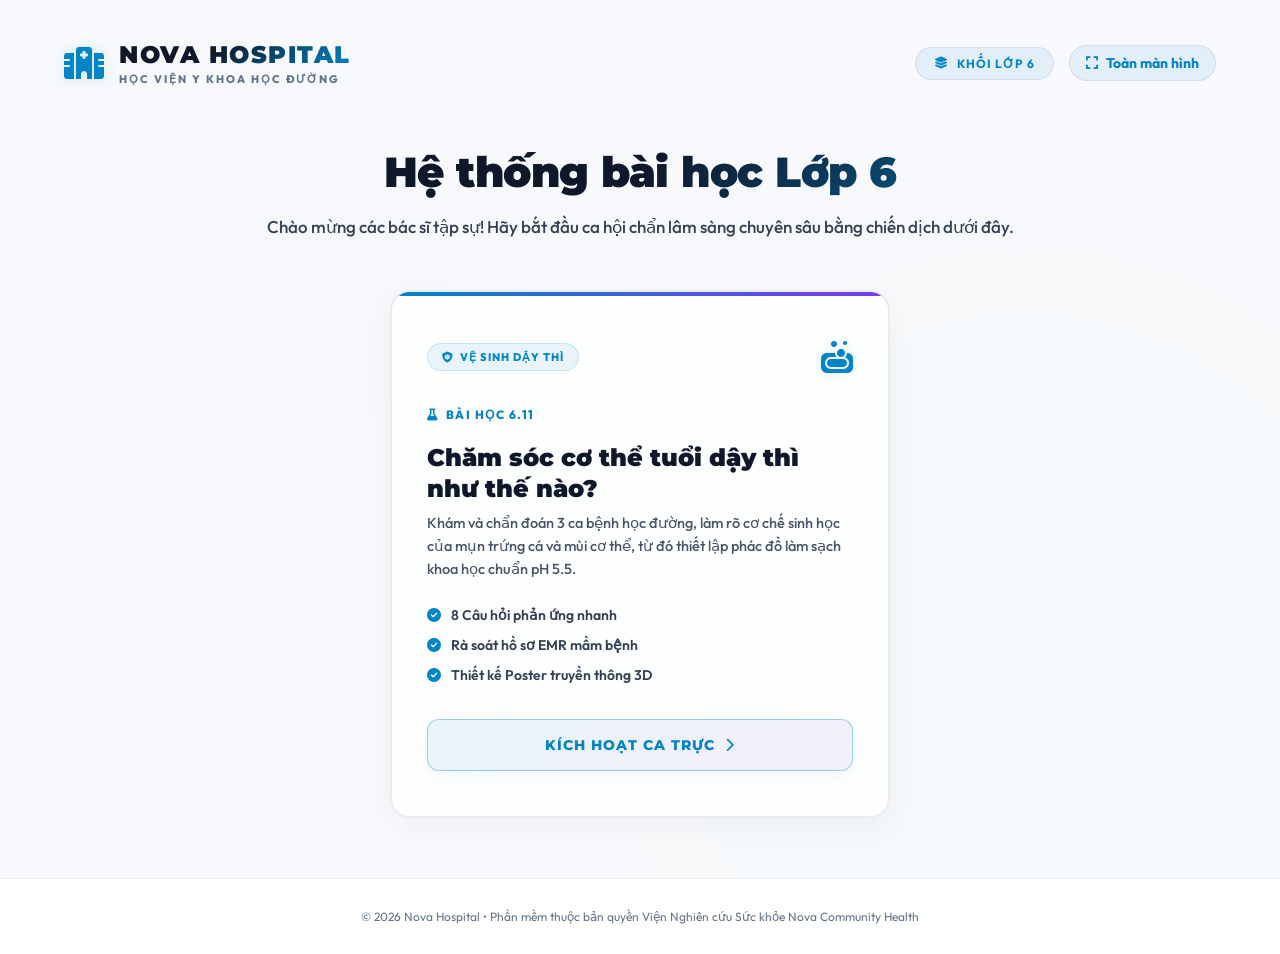
<file: index.html>
<!DOCTYPE html>
<html lang="vi">
<head>
  <meta charset="UTF-8">
  <meta name="viewport" content="width=device-width, initial-scale=1.0">
  <title>LỚP 6 – HỆ THỐNG ĐÀO TẠO Y KHOA HỌC ĐƯỜNG</title>
  
  <!-- SEO Meta Tags -->
  <meta name="description" content="Hệ thống đào tạo y khoa học đường dành cho học sinh Lớp 6: Chăm sóc cơ thể tuổi dậy thì và phát triển chiều cao tối ưu.">
  
  <!-- Google Fonts & FontAwesome -->
  <link rel="preconnect" href="https://fonts.googleapis.com">
  <link rel="preconnect" href="https://fonts.gstatic.com" crossorigin>
  <link href="https://fonts.googleapis.com/css2?family=Montserrat:wght@700;800;900&family=Outfit:wght@400;500;600;700;800&display=swap" rel="stylesheet">
  <link rel="stylesheet" href="https://cdnjs.cloudflare.com/ajax/libs/font-awesome/6.4.0/css/all.min.css">
  
  <style>
    :root {
      --bg-dark: #F8FAFC;
      --bg-card: rgba(255, 255, 255, 0.75);
      --text-main: #0F172A;
      --text-muted: #64748B;
      
      /* Vibrant Theme Accents for Light Mode */
      --cyan: #0284C7;
      --cyan-glow: rgba(2, 132, 199, 0.15);
      --mint: #059669;
      --mint-glow: rgba(5, 150, 105, 0.15);
      --purple: #7C3AED;
      --purple-glow: rgba(124, 58, 237, 0.15);
      --pink: #DB2777;
      --pink-glow: rgba(219, 39, 119, 0.15);
      
      --font-heading: 'Montserrat', sans-serif;
      --font-body: 'Outfit', sans-serif;
      --glass-border: rgba(15, 23, 42, 0.08);
      --transition-smooth: all 0.4s cubic-bezier(0.4, 0, 0.2, 1);
    }

    * {
      box-sizing: border-box;
      margin: 0;
      padding: 0;
    }

    body {
      background-color: var(--bg-dark);
      background-image: radial-gradient(circle at 20% 30%, rgba(124, 58, 237, 0.05) 0%, transparent 45%),
                        radial-gradient(circle at 80% 70%, rgba(2, 132, 199, 0.05) 0%, transparent 45%);
      color: var(--text-main);
      font-family: var(--font-body);
      min-height: 100vh;
      display: flex;
      flex-direction: column;
      justify-content: space-between;
      position: relative;
      overflow-x: hidden;
    }

    /* Blurred Background Image Overlay for Clinical Aesthetic */
    body::before {
      content: '';
      position: absolute;
      top: 0;
      left: 0;
      width: 100%;
      height: 100%;
      background: rgba(248, 250, 252, 0.88);
      z-index: -1;
      pointer-events: none;
    }

    .app-header {
      width: 100%;
      max-width: 1200px;
      margin: 0 auto;
      padding: 40px 24px;
      display: flex;
      justify-content: space-between;
      align-items: center;
      z-index: 10;
    }

    .brand {
      display: flex;
      align-items: center;
      gap: 15px;
    }

    .brand-logo {
      font-size: 32px;
      color: var(--cyan);
      text-shadow: 0 0 15px var(--cyan-glow);
      animation: pulse-glow 2s infinite alternate;
    }

    .brand-text h1 {
      font-family: var(--font-heading);
      font-size: 24px;
      font-weight: 900;
      letter-spacing: 1.5px;
      background: linear-gradient(135deg, #0F172A 40%, var(--cyan) 100%);
      -webkit-background-clip: text;
      -webkit-text-fill-color: transparent;
    }

    .brand-text p {
      font-size: 11px;
      font-weight: 800;
      letter-spacing: 2px;
      color: var(--text-muted);
      text-transform: uppercase;
      margin-top: 3px;
    }

    .header-badge {
      background: rgba(2, 132, 199, 0.08);
      border: 1.5px solid var(--glass-border);
      color: var(--cyan);
      font-size: 12px;
      font-weight: 700;
      padding: 8px 18px;
      border-radius: 30px;
      text-transform: uppercase;
      letter-spacing: 1px;
      display: flex;
      align-items: center;
      gap: 8px;
    }

    .main-container {
      width: 100%;
      max-width: 1200px;
      margin: 0 auto;
      padding: 20px 24px 60px 24px;
      z-index: 10;
      flex-grow: 1;
      display: flex;
      flex-direction: column;
      justify-content: center;
    }

    .welcome-banner {
      text-align: center;
      margin-bottom: 50px;
    }

    .welcome-banner h2 {
      font-family: var(--font-heading);
      font-size: 42px;
      font-weight: 900;
      color: var(--text-main);
      margin-bottom: 15px;
      background: linear-gradient(135deg, #0F172A 50%, var(--cyan) 100%);
      -webkit-background-clip: text;
      -webkit-text-fill-color: transparent;
      letter-spacing: -0.5px;
    }

    .welcome-banner p {
      font-size: 17px;
      color: #334155;
      max-width: 750px;
      margin: 0 auto;
      line-height: 1.6;
      font-weight: 500;
    }

    .lessons-grid {
      display: grid;
      grid-template-columns: 1fr;
      gap: 30px;
      max-width: 500px;
      margin: 0 auto;
      width: 100%;
    }

    .lesson-card {
      background: var(--bg-card);
      border: 2px solid var(--glass-border);
      border-radius: 20px;
      padding: 45px 35px;
      display: flex;
      flex-direction: column;
      justify-content: space-between;
      min-height: 480px;
      transition: var(--transition-smooth);
      position: relative;
      overflow: hidden;
      backdrop-filter: blur(15px);
      box-shadow: 0 10px 30px rgba(15, 23, 42, 0.04);
    }

    .lesson-card::before {
      content: '';
      position: absolute;
      top: 0;
      left: 0;
      width: 100%;
      height: 4px;
      transition: var(--transition-smooth);
    }

    .card-puberty::before { background: linear-gradient(90deg, var(--cyan), var(--purple)); }
    .card-height::before { background: linear-gradient(90deg, var(--mint), var(--cyan)); }

    .lesson-card:hover {
      transform: translateY(-8px);
      border-color: rgba(2, 132, 199, 0.3);
      box-shadow: 0 15px 40px rgba(2, 132, 199, 0.1);
    }

    .card-header-info {
      display: flex;
      justify-content: space-between;
      align-items: center;
      margin-bottom: 30px;
    }

    .card-badge {
      font-size: 11px;
      font-weight: 800;
      padding: 6px 14px;
      border-radius: 30px;
      text-transform: uppercase;
      letter-spacing: 1px;
      display: flex;
      align-items: center;
      gap: 6px;
    }

    .card-puberty .card-badge { background: rgba(2, 132, 199, 0.08); color: var(--cyan); border: 1.5px solid rgba(2, 132, 199, 0.15); }
    .card-height .card-badge { background: rgba(5, 150, 105, 0.08); color: var(--mint); border: 1.5px solid rgba(5, 150, 105, 0.15); }

    .card-icon {
      font-size: 32px;
      transition: var(--transition-smooth);
    }
    .card-puberty .card-icon { color: var(--cyan); text-shadow: 0 0 10px var(--cyan-glow); }
    .card-height .card-icon { color: var(--mint); text-shadow: 0 0 10px var(--mint-glow); }

    .lesson-card:hover .card-icon {
      transform: scale(1.15) rotate(5deg);
    }

    .card-body h3 {
      font-family: var(--font-heading);
      font-size: 24px;
      font-weight: 900;
      color: #0F172A;
      margin-bottom: 6px;
      line-height: 1.3;
    }

    .card-num-label {
      font-size: 12px;
      font-weight: 800;
      margin-bottom: 20px;
      text-transform: uppercase;
      letter-spacing: 1.5px;
      display: flex;
      align-items: center;
      gap: 6px;
    }
    .card-puberty .card-num-label { color: var(--cyan); }
    .card-height .card-num-label { color: var(--mint); }

    .card-desc {
      font-size: 14.5px;
      color: #475569;
      line-height: 1.6;
      margin-bottom: 25px;
      min-height: 70px;
      font-weight: 500;
    }

    .card-features {
      list-style: none;
      display: flex;
      flex-direction: column;
      gap: 12px;
      margin-bottom: 35px;
    }

    .card-features li {
      font-size: 14px;
      color: #334155;
      display: flex;
      align-items: center;
      gap: 10px;
      font-weight: 600;
    }

    .card-puberty .card-features li i { color: var(--cyan); }
    .card-height .card-features li i { color: var(--mint); }

    .enter-btn {
      width: 100%;
      padding: 16px;
      border-radius: 12px;
      font-family: var(--font-heading);
      font-weight: 800;
      font-size: 14px;
      text-align: center;
      text-decoration: none;
      display: flex;
      align-items: center;
      justify-content: center;
      gap: 10px;
      transition: var(--transition-smooth);
      border: none;
      cursor: pointer;
      text-transform: uppercase;
      letter-spacing: 1px;
    }

    .card-puberty .enter-btn {
      background: linear-gradient(135deg, rgba(2, 132, 199, 0.08) 0%, rgba(124, 58, 237, 0.08) 100%);
      color: #0284C7;
      border: 1.5px solid rgba(2, 132, 199, 0.35);
      box-shadow: 0 4px 15px rgba(2, 132, 199, 0.05);
    }
    .card-puberty .enter-btn:hover {
      background: linear-gradient(135deg, var(--cyan) 0%, var(--purple) 100%);
      box-shadow: 0 6px 20px rgba(2, 132, 199, 0.25);
      color: #FFFFFF;
      transform: translateY(-2px);
    }

    .card-height .enter-btn {
      background: linear-gradient(135deg, rgba(5, 150, 105, 0.08) 0%, rgba(2, 132, 199, 0.08) 100%);
      color: #059669;
      border: 1.5px solid rgba(5, 150, 105, 0.35);
      box-shadow: 0 4px 15px rgba(5, 150, 105, 0.05);
    }
    .card-height .enter-btn:hover {
      background: linear-gradient(135deg, var(--mint) 0%, var(--cyan) 100%);
      box-shadow: 0 6px 20px rgba(5, 150, 105, 0.25);
      color: #FFFFFF;
      transform: translateY(-2px);
    }

    .app-footer {
      width: 100%;
      padding: 30px;
      text-align: center;
      border-top: 1px solid rgba(15, 23, 42, 0.06);
      font-size: 12px;
      color: var(--text-muted);
      background: rgba(255, 255, 255, 0.9);
      backdrop-filter: blur(8px);
      z-index: 10;
    }

    @keyframes pulse-glow {
      0% { transform: scale(1); opacity: 0.85; }
      100% { transform: scale(1.05); opacity: 1; }
    }

    @media (max-width: 768px) {
      .lessons-grid {
        grid-template-columns: 1fr;
        max-width: 480px;
      }
      .welcome-banner h2 {
        font-size: 32px;
      }
      .welcome-banner p {
        font-size: 15px;
      }
      .lesson-card {
        min-height: auto;
      }
    }
  </style>
</head>
<body>
  <!-- Header -->
  <header class="app-header">
    <div class="brand">
      <div class="brand-logo"><i class="fa-solid fa-hospital"></i></div>
      <div class="brand-text">
        <h1>NOVA HOSPITAL</h1>
        <p>HỌC VIỆN Y KHOA HỌC ĐƯỜNG</p>
      </div>
    </div>
    <div style="display: flex; align-items: center; gap: 15px;">
      <div class="header-badge">
        <i class="fa-solid fa-layer-group"></i> KHỐI LỚP 6
      </div>
      <button class="control-btn" id="fullscreen-toggle" title="Toàn màn hình" style="background: rgba(2, 132, 199, 0.08); border: 1.5px solid var(--glass-border); color: var(--cyan); font-size: 14px; font-weight: 700; padding: 8px 16px; border-radius: 30px; cursor: pointer; display: inline-flex; align-items: center; gap: 8px; font-family: var(--font-body); transition: var(--transition-smooth);">
        <i class="fa-solid fa-expand"></i> <span class="btn-lbl">Toàn màn hình</span>
      </button>
    </div>
  </header>

  <!-- Main Container -->
  <main class="main-container">
    <div class="welcome-banner">
      <h2>Hệ thống bài học Lớp 6</h2>
      <p>Chào mừng các bác sĩ tập sự! Hãy bắt đầu ca hội chẩn lâm sàng chuyên sâu bằng chiến dịch dưới đây.</p>
    </div>

    <div class="lessons-grid">
      <!-- BÀI 6.11 CARD -->
      <div class="lesson-card card-puberty">
        <div>
          <div class="card-header-info">
            <span class="card-badge"><i class="fa-solid fa-shield-virus"></i> Vệ sinh dậy thì</span>
            <span class="card-icon"><i class="fa-solid fa-soap"></i></span>
          </div>
          <div class="card-body">
            <span class="card-num-label"><i class="fa-solid fa-flask"></i> Bài học 6.11</span>
            <h3>Chăm sóc cơ thể tuổi dậy thì như thế nào?</h3>
            <p class="card-desc">Khám và chẩn đoán 3 ca bệnh học đường, làm rõ cơ chế sinh học của mụn trứng cá và mùi cơ thể, từ đó thiết lập phác đồ làm sạch khoa học chuẩn pH 5.5.</p>
            <ul class="card-features">
              <li><i class="fa-solid fa-circle-check"></i> 8 Câu hỏi phản ứng nhanh</li>
              <li><i class="fa-solid fa-circle-check"></i> Rà soát hồ sơ EMR mầm bệnh</li>
              <li><i class="fa-solid fa-circle-check"></i> Thiết kế Poster truyền thông 3D</li>
            </ul>
          </div>
        </div>
        <a href="puberty_portal.html" class="enter-btn" id="btn-puberty">
          <span>Kích hoạt ca trực</span> <i class="fa-solid fa-chevron-right"></i>
        </a>
      </div>

    </div>
  </main>

  <!-- Footer -->
  <footer class="app-footer">
    <p>&copy; 2026 Nova Hospital &bull; Phần mềm thuộc bản quyền Viện Nghiên cứu Sức khỏe Nova Community Health</p>
  </footer>

  <!-- Fullscreen script -->
  <script>
    const fullscreenBtn = document.getElementById("fullscreen-toggle");
    if (fullscreenBtn) {
      fullscreenBtn.addEventListener("click", () => {
        if (!document.fullscreenElement) {
          document.documentElement.requestFullscreen().catch(err => {
            console.error(`Error entering fullscreen: ${err.message}`);
          });
        } else {
          document.exitFullscreen();
        }
      });
      document.addEventListener("fullscreenchange", () => {
        const icon = fullscreenBtn.querySelector("i");
        const label = fullscreenBtn.querySelector(".btn-lbl");
        if (document.fullscreenElement) {
          if (icon) icon.className = "fa-solid fa-compress";
          if (label) label.textContent = "Thu nhỏ";
        } else {
          if (icon) icon.className = "fa-solid fa-expand";
          if (label) label.textContent = "Toàn màn hình";
        }
      });
    }
  </script>

</body>
</html>
</file>
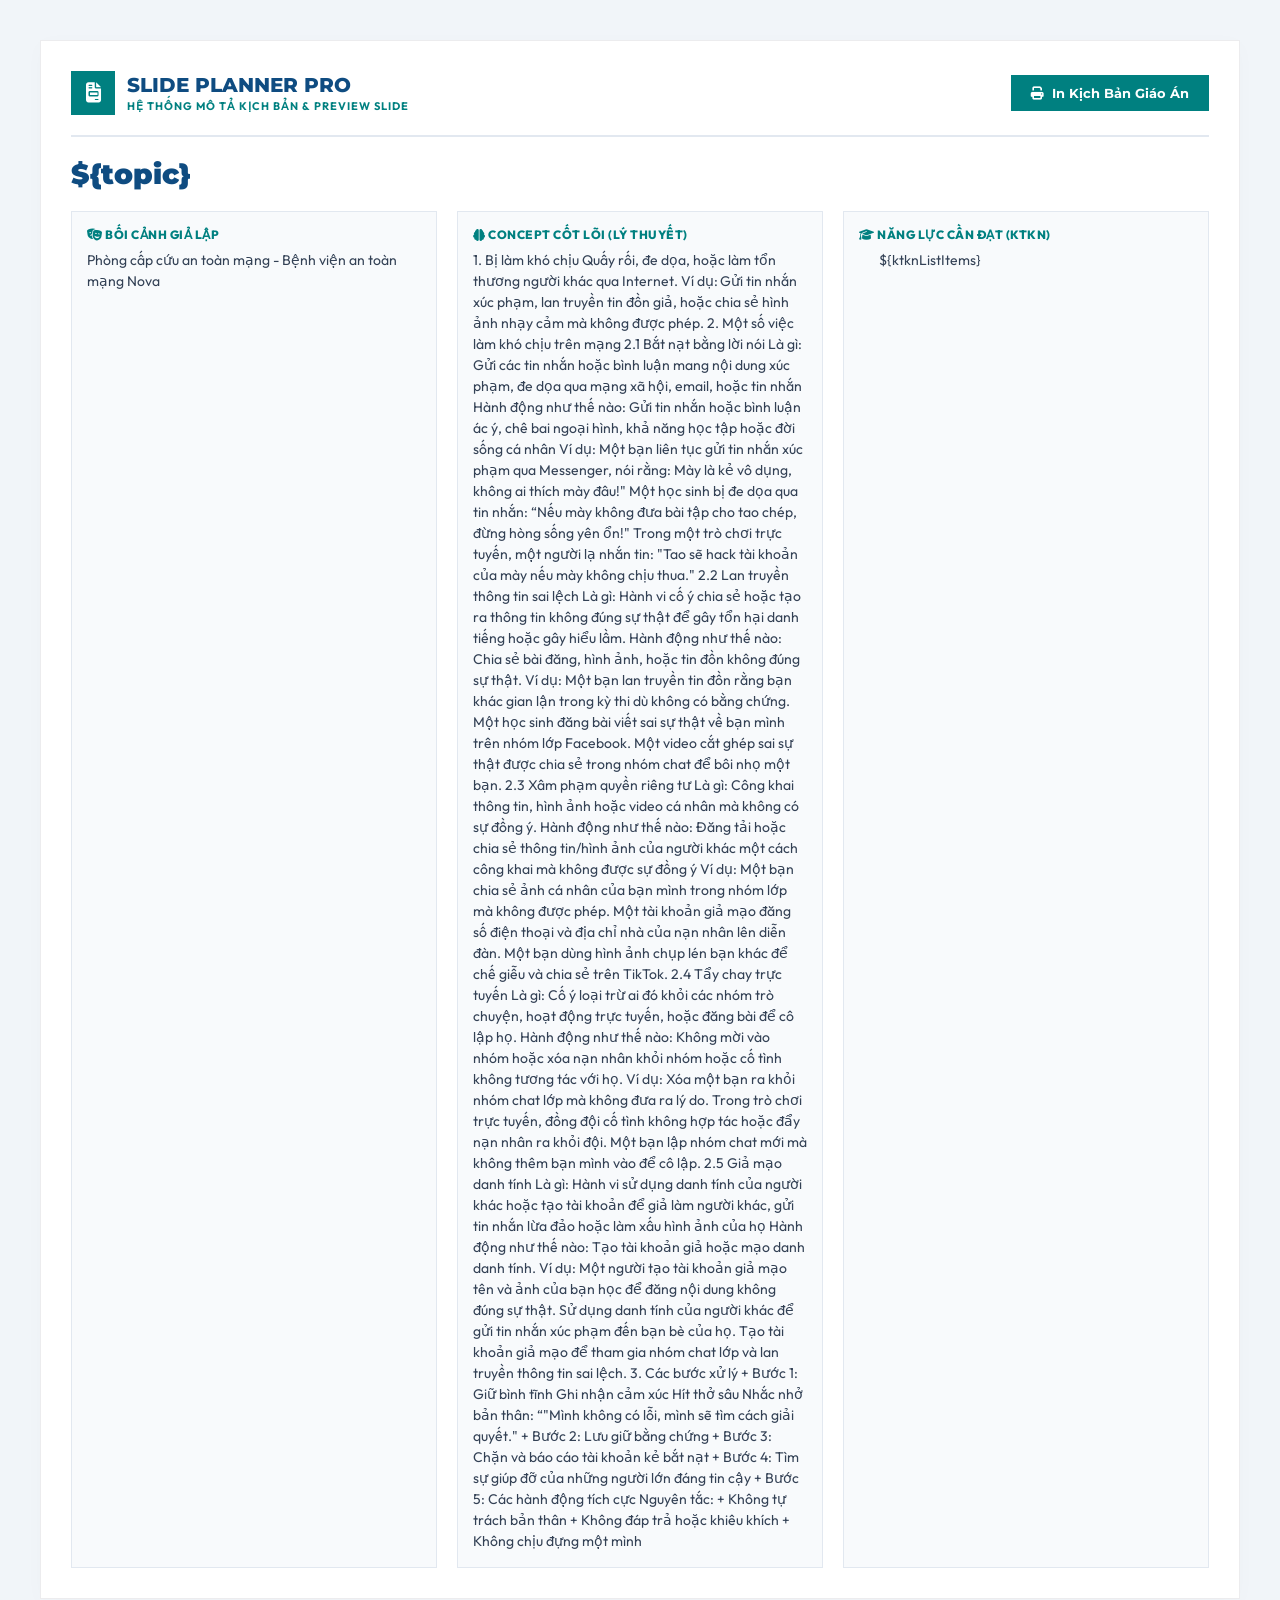
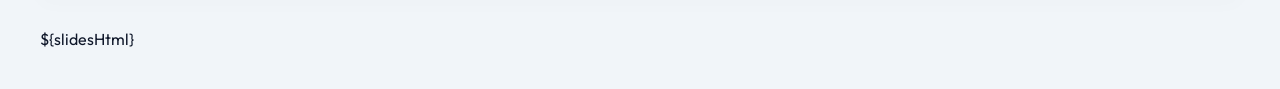
<file: lesson_khi_bi_lam_kho_chiu_tren_mang_em_lam_gi.html>
<!DOCTYPE html>
<html lang="vi">
<head>
  <meta charset="UTF-8">
  <meta name="viewport" content="width=device-width, initial-scale=1.0">
  <title>${topic} - Bản Mô Tả Slide & Preview</title>
  
  <link rel="stylesheet" href="https://cdnjs.cloudflare.com/ajax/libs/font-awesome/6.4.0/css/all.min.css">
  <link rel="preconnect" href="https://fonts.googleapis.com">
  <link rel="preconnect" href="https://fonts.gstatic.com" crossorigin>
  <link href="https://fonts.googleapis.com/css2?family=Inter:wght@300;400;500;600;700;800&family=Montserrat:wght@400;500;600;700;800;900&family=Outfit:wght@400;500;600;700;800&display=swap" rel="stylesheet">
  
  <style>
    ${cssText}

    /* Override application layout for Document view */
    body {
      background-color: #f1f5f9;
      color: #0f172a;
      font-family: 'Outfit', sans-serif;
      margin: 0;
      padding: 0;
      overflow-y: auto;
      height: auto;
      min-height: 100vh;
      display: block;
    }
    
    .doc-wrapper {
      max-width: 1200px;
      margin: 40px auto;
      padding: 0 20px;
    }
    
    .doc-header {
      background: white;
      border: 1px solid rgba(15, 23, 42, 0.08);
      border-radius: var(--radius-lg);
      padding: 30px;
      margin-bottom: 30px;
      box-shadow: 0 4px 20px rgba(0, 0, 0, 0.02);
    }
    
    .doc-header-top {
      display: flex;
      justify-content: space-between;
      align-items: center;
      border-bottom: 2px solid #e2e8f0;
      padding-bottom: 20px;
      margin-bottom: 20px;
    }
    
    .doc-brand {
      display: flex;
      align-items: center;
      gap: 12px;
    }
    
    .doc-logo {
      width: 44px;
      height: 44px;
      background: #008080;
      border-radius: var(--radius-md);
      display: flex;
      align-items: center;
      justify-content: center;
      color: white;
      font-size: 20px;
    }
    
    .doc-brand-text h1 {
      font-family: 'Montserrat', sans-serif;
      font-size: 20px;
      font-weight: 800;
      color: #0f4c81;
      margin: 0;
    }
    
    .doc-brand-text p {
      font-size: 11px;
      font-weight: 700;
      color: #008080;
      margin: 2px 0 0 0;
      letter-spacing: 1px;
    }
    
    .doc-print-btn {
      background: #008080;
      border: none;
      color: white;
      padding: 10px 20px;
      border-radius: var(--radius-md);
      font-family: 'Montserrat', sans-serif;
      font-weight: 700;
      font-size: 13px;
      cursor: pointer;
      display: flex;
      align-items: center;
      gap: 8px;
      transition: background 0.2s;
      outline: none;
    }
    
    .doc-print-btn:hover {
      background: #006666;
    }
    
    .doc-title {
      font-family: 'Montserrat', sans-serif;
      font-size: 28px;
      font-weight: 900;
      color: #0f4c81;
      margin: 10px 0;
    }
    
    .doc-meta-grid {
      display: grid;
      grid-template-columns: repeat(auto-fit, minmax(300px, 1fr));
      gap: 20px;
      margin-top: 20px;
    }
    
    .doc-meta-card {
      background: #f8fafc;
      border: 1px solid #e2e8f0;
      border-radius: var(--radius-md);
      padding: 15px;
    }
    
    .doc-meta-card h3 {
      font-size: 12px;
      font-weight: 800;
      color: #008080;
      margin: 0 0 8px 0;
      letter-spacing: 0.5px;
      text-transform: uppercase;
    }
    
    .doc-meta-card p {
      margin: 0;
      font-size: 14px;
      line-height: 1.5;
      color: #334155;
    }
    
    .doc-meta-card ul {
      margin: 0;
      padding-left: 20px;
      font-size: 14px;
      line-height: 1.5;
      color: #334155;
    }
    
    .doc-slide-list {
      display: flex;
      flex-direction: column;
      gap: 40px;
    }
    
    .doc-slide-card {
      background: white;
      border: 1px solid rgba(15, 23, 42, 0.08);
      border-radius: var(--radius-lg);
      padding: 30px;
      box-shadow: 0 4px 20px rgba(0, 0, 0, 0.02);
    }
    
    .doc-slide-card-header {
      display: flex;
      justify-content: space-between;
      align-items: center;
      border-bottom: 1.5px solid #f1f5f9;
      padding-bottom: 15px;
      margin-bottom: 20px;
    }
    
    .doc-slide-title {
      font-family: 'Montserrat', sans-serif;
      font-size: 18px;
      font-weight: 800;
      color: #0f4c81;
      margin: 0;
      display: flex;
      align-items: center;
      gap: 10px;
    }
    
    .doc-slide-num {
      background: #f1f5f9;
      color: #475569;
      padding: 3px 8px;
      border-radius: var(--radius-sm);
      font-size: 12px;
      font-weight: 700;
    }
    
    .doc-slide-badges {
      display: flex;
      gap: 10px;
      align-items: center;
    }
    
    .doc-badge {
      font-size: 10px;
      font-weight: 700;
      padding: 4px 10px;
      border-radius: 12px;
      text-transform: uppercase;
    }
    
    .doc-badge-stage {
      background: rgba(0, 128, 128, 0.1);
      color: #008080;
    }
    
    .doc-badge-role {
      background: rgba(15, 76, 129, 0.1);
      color: #0f4c81;
    }
    
    .doc-slide-grid {
      display: grid;
      grid-template-columns: 1.2fr 1fr;
      gap: 30px;
    }
    
    @media (max-width: 992px) {
      .doc-slide-grid {
        grid-template-columns: 1fr;
      }
    }
    
    .doc-slide-preview-col {
      display: flex;
      flex-direction: column;
      justify-content: center;
      background: #f8fafc;
      border: 1px solid #e2e8f0;
      border-radius: var(--radius-md);
      padding: 15px;
    }
    
    .doc-slide-preview-title {
      font-size: 12px;
      font-weight: 800;
      color: #64748b;
      margin-bottom: 10px;
      text-transform: uppercase;
      letter-spacing: 0.5px;
      display: flex;
      align-items: center;
      gap: 6px;
    }
    
    .doc-slide-preview-col .simulated-slide-viewport {
      box-shadow: 0 4px 15px rgba(0, 0, 0, 0.08);
      border: 2px solid #e2e8f0;
      max-width: 100%;
    }
    
    .doc-guide-col {
      display: flex;
      flex-direction: column;
      gap: 15px;
    }
    
    .doc-guide-section {
      background: #f8fafc;
      border: 1px solid #e2e8f0;
      border-radius: var(--radius-md);
      padding: 15px;
    }
    
    .doc-guide-section-title {
      font-size: 11px;
      font-weight: 800;
      color: #008080;
      margin-bottom: 10px;
      letter-spacing: 0.5px;
      text-transform: uppercase;
      display: flex;
      align-items: center;
      gap: 6px;
    }
    
    .doc-guide-stat-row {
      display: flex;
      justify-content: space-between;
      font-size: 13px;
    }
    
    .doc-guide-lbl {
      color: #64748b;
      font-weight: 500;
    }
    
    .doc-guide-val {
      font-weight: 700;
      color: #0f172a;
    }
    
    .doc-guide-text {
      font-size: 13px;
      line-height: 1.5;
      color: #334155;
      margin: 0;
    }
    
    .doc-guide-steps {
      margin: 0;
      padding-left: 20px;
      font-size: 13px;
      line-height: 1.5;
      color: #334155;
    }
    
    .doc-guide-steps li {
      margin-bottom: 6px;
    }
    
    /* Print styles */
    @media print {
      body {
        background: white;
        color: black;
      }
      .doc-wrapper {
        margin: 0;
        padding: 0;
        max-width: 100%;
      }
      .doc-header {
        border: none;
        box-shadow: none;
        padding: 0;
        margin-bottom: 20px;
      }
      .doc-print-btn {
        display: none;
      }
      .doc-slide-card {
        page-break-inside: avoid;
        border: 1px solid #ccc;
        box-shadow: none;
        margin-bottom: 30px;
        padding: 20px;
      }
      .doc-slide-grid {
        grid-template-columns: 1.2fr 1fr;
        gap: 20px;
      }
    }
  </style>
</head>
<body>
  <div class="doc-wrapper">
    <!-- Header Block -->
    <header class="doc-header">
      <div class="doc-header-top">
        <div class="doc-brand">
          <div class="doc-logo"><i class="fa-solid fa-file-invoice"></i></div>
          <div class="doc-brand-text">
            <h1>SLIDE PLANNER PRO</h1>
            <p>HỆ THỐNG MÔ TẢ KỊCH BẢN & PREVIEW SLIDE</p>
          </div>
        </div>
        <button class="doc-print-btn" onclick="window.print()">
          <i class="fa-solid fa-print"></i> In Kịch Bản Giáo Án
        </button>
      </div>
      
      <h2 class="doc-title">${topic}</h2>
      
      <div class="doc-meta-grid">
        <div class="doc-meta-card">
          <h3><i class="fa-solid fa-theater-masks"></i> Bối Cảnh Giả Lập</h3>
          <p>Phòng cấp cứu an toàn mạng - Bệnh viện an toàn mạng Nova</p>
        </div>
        <div class="doc-meta-card">
          <h3><i class="fa-solid fa-brain"></i> Concept Cốt Lõi (Lý Thuyết)</h3>
          <p>1. Bị làm khó chịu  

Quấy rối, đe dọa, hoặc làm tổn thương người khác qua Internet. Ví dụ: Gửi tin nhắn xúc phạm, lan truyền tin đồn giả, hoặc chia sẻ hình ảnh nhạy cảm mà không được phép.   

2. Một số việc làm khó chịu trên mạng 

2.1 Bắt nạt bằng lời nói  

 Là gì: Gửi các tin nhắn hoặc bình luận mang nội dung xúc phạm, đe dọa qua mạng xã hội, email, hoặc tin nhắn 

Hành động như thế nào: Gửi tin nhắn hoặc bình luận ác ý, chê bai ngoại hình, khả năng học tập hoặc đời sống cá nhân  

Ví dụ:  

Một bạn liên tục gửi tin nhắn xúc phạm qua Messenger, nói rằng: Mày là kẻ vô dụng, không ai thích mày đâu!"  

 Một học sinh bị đe dọa qua tin nhắn: “Nếu mày không đưa bài tập cho tao chép, đừng hòng sống yên ổn!"  

 Trong một trò chơi trực tuyến, một người lạ nhắn tin: "Tao sẽ hack tài khoản của mày nếu mày không chịu thua."  

 
2.2 Lan truyền thông tin sai lệch 

Là gì: Hành vi cố ý chia sẻ hoặc tạo ra thông tin không đúng sự thật để gây tổn hại danh tiếng hoặc gây hiểu lầm.  

 Hành động như thế nào: Chia sẻ bài đăng, hình ảnh, hoặc tin đồn không đúng sự thật.  

Ví dụ:  

 Một bạn lan truyền tin đồn rằng bạn khác gian lận trong kỳ thi dù không có bằng chứng.  

 Một học sinh đăng bài viết sai sự thật về bạn mình trên nhóm lớp Facebook.  

 Một video cắt ghép sai sự thật được chia sẻ trong nhóm chat để bôi nhọ một bạn.  

  

2.3 Xâm phạm quyền riêng tư  

 Là gì: Công khai thông tin, hình ảnh hoặc video cá nhân mà không có sự đồng ý.  

 Hành động như thế nào: Đăng tải hoặc chia sẻ thông tin/hình ảnh của người khác một cách công khai mà không được sự đồng ý  

Ví dụ:  

 Một bạn chia sẻ ảnh cá nhân của bạn mình trong nhóm lớp mà không được phép.  

 Một tài khoản giả mạo đăng số điện thoại và địa chỉ nhà của nạn nhân lên diễn đàn.  

Một bạn dùng hình ảnh chụp lén bạn khác để chế giễu và chia sẻ trên TikTok.  

  

2.4 Tẩy chay trực tuyến  

 Là gì: Cố ý loại trừ ai đó khỏi các nhóm trò chuyện, hoạt động trực tuyến, hoặc đăng bài để cô lập họ.  

 Hành động như thế nào: Không mời vào nhóm hoặc xóa nạn nhân khỏi nhóm hoặc cố tình không tương tác với họ.  

 Ví dụ:   

Xóa một bạn ra khỏi nhóm chat lớp mà không đưa ra lý do.  

 Trong trò chơi trực tuyến, đồng đội cố tình không hợp tác hoặc đẩy nạn nhân ra khỏi đội.  

 Một bạn lập nhóm chat mới mà không thêm bạn mình vào để cô lập.  

  

 2.5 Giả mạo danh tính  

 Là gì: Hành vi sử dụng danh tính của người khác hoặc tạo tài khoản để giả làm người khác, gửi tin nhắn lừa đảo hoặc làm xấu hình ảnh của họ  

 Hành động như thế nào: Tạo tài khoản giả hoặc mạo danh danh tính. 

Ví dụ:  

Một người tạo tài khoản giả mạo tên và ảnh của bạn học để đăng nội dung không đúng sự thật.  

 Sử dụng danh tính của người khác để gửi tin nhắn xúc phạm đến bạn bè của họ.  

 Tạo tài khoản giả mạo để tham gia nhóm chat lớp và lan truyền thông tin sai lệch.  
 

3. Các bước xử lý 

+ Bước 1: Giữ bình tĩnh 

Ghi nhận cảm xúc 

Hít thở sâu 

Nhắc nhở bản thân: “"Mình không có lỗi, mình sẽ tìm cách giải quyết." 

+ Bước 2: Lưu giữ bằng chứng 

+ Bước 3: Chặn và báo cáo tài khoản kẻ bắt nạt 

+ Bước 4: Tìm sự giúp đỡ của những người lớn đáng tin cậy 

+ Bước 5: Các hành động tích cực  

 

Nguyên tắc:  

+ Không tự trách bản thân 

+ Không đáp trả hoặc khiêu khích 

+ Không chịu đựng một mình</p>
        </div>
        <div class="doc-meta-card">
          <h3><i class="fa-solid fa-graduation-cap"></i> Năng lực cần đạt (KTKN)</h3>
          <ul>
            ${ktknListItems}
          </ul>
        </div>
      </div>
    </header>
    
    <!-- Slide List -->
    <div class="doc-slide-list">
      ${slidesHtml}
    </div>
  </div>
  
  <script>
    ${embeddedJs}
  </script>
</body>
</html>
</file>
